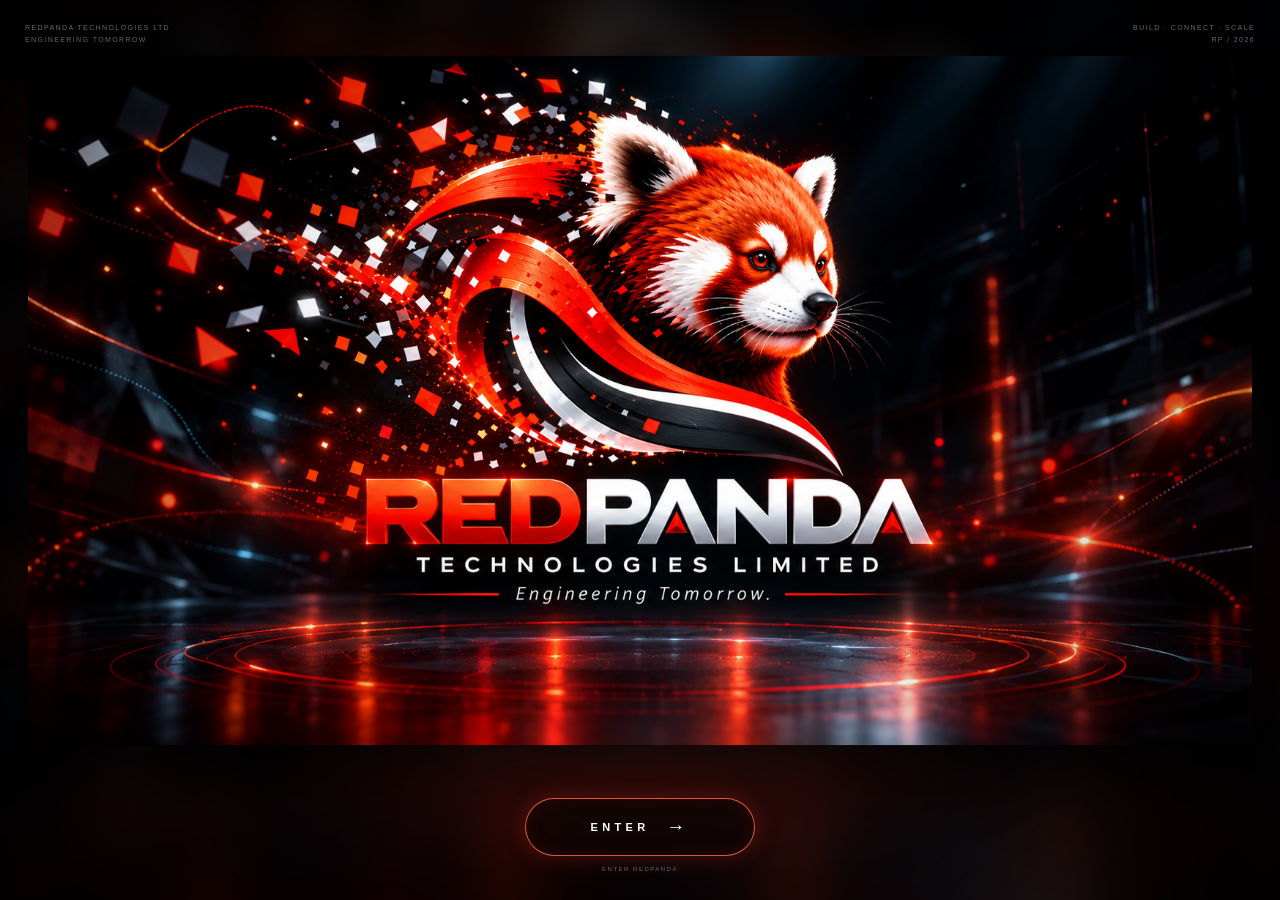
<file: index.html>
<!doctype html>
<html lang="en">
<head>
<meta charset="utf-8">
<meta name="viewport" content="width=device-width,initial-scale=1,viewport-fit=cover">
<meta name="theme-color" content="#020305">
<title>Redpanda Technologies Ltd | Engineering Tomorrow</title>
<link rel="icon" href="assets/favicon.ico">
<link rel="apple-touch-icon" href="assets/apple-touch-icon.png">
<style>
*{box-sizing:border-box}
html,body{margin:0;width:100%;height:100%;background:#020305;overflow:hidden;font-family:Arial,sans-serif}
:root{--red:#f33a26}
.splash{position:fixed;inset:0;display:grid;place-items:center;background:#020305;isolation:isolate}
.ambient{position:absolute;inset:-6%;background:url("assets/redpanda-landing-clean.png") center/cover no-repeat;filter:blur(24px) brightness(.24) saturate(1.15);opacity:.72;transform:scale(1.08);animation:ambient 8s ease-in-out infinite alternate}
.art-shell{position:absolute;inset:0;display:flex;align-items:center;justify-content:center;padding:18px 28px 118px}
.art{width:100%;height:100%;background:url("assets/redpanda-landing-clean.png") center/contain no-repeat;opacity:0;transform:scale(1.08);filter:blur(10px) brightness(.65);animation:reveal 1.8s .12s cubic-bezier(.16,1,.3,1) forwards;will-change:transform}
.vignette{position:absolute;inset:0;background:radial-gradient(circle at 50% 45%,transparent 36%,rgba(0,0,0,.18) 67%,rgba(0,0,0,.72) 100%);pointer-events:none}
.floor-glow{position:absolute;left:18%;right:18%;bottom:5%;height:15%;background:radial-gradient(ellipse,rgba(255,42,20,.2),transparent 70%);filter:blur(30px);animation:pulse 3.5s ease-in-out infinite}
.sweep{position:absolute;top:-30%;left:-45%;width:32%;height:170%;background:linear-gradient(90deg,transparent,rgba(255,75,45,.05),rgba(255,255,255,.18),rgba(255,50,25,.08),transparent);transform:rotate(17deg);filter:blur(16px);animation:sweep 6s 1.4s ease-in-out infinite}
.scan{position:absolute;left:10%;right:10%;height:1px;top:10%;background:linear-gradient(90deg,transparent,rgba(255,55,30,.9),rgba(255,255,255,.7),transparent);opacity:0;animation:scan 5.5s 1.7s ease-in-out infinite}
.particles{position:absolute;inset:0;overflow:hidden;pointer-events:none}
.particles i{position:absolute;width:5px;height:5px;background:var(--red);box-shadow:0 0 14px var(--red);opacity:0;animation:float var(--d) var(--delay) ease-in-out infinite}
.particles i:nth-child(1){left:16%;top:31%;--d:5.4s;--delay:.2s}.particles i:nth-child(2){left:25%;top:57%;--d:6.1s;--delay:1.2s}.particles i:nth-child(3){left:73%;top:29%;--d:4.8s;--delay:.8s}.particles i:nth-child(4){left:81%;top:61%;--d:5.8s;--delay:1.7s}.particles i:nth-child(5){left:38%;top:17%;--d:6.3s;--delay:2s}.particles i:nth-child(6){left:66%;top:72%;--d:5.1s;--delay:.4s}
.enter-wrap{position:absolute;z-index:5;left:50%;bottom:max(28px,env(safe-area-inset-bottom));transform:translateX(-50%);display:flex;flex-direction:column;align-items:center;gap:10px}
.enter{width:230px;height:58px;border:1px solid rgba(255,99,73,.85);border-radius:34px;background:rgba(13,5,5,.68);backdrop-filter:blur(12px);color:#fff;font-weight:700;font-size:11px;letter-spacing:.4em;cursor:pointer;box-shadow:0 0 22px rgba(243,58,38,.26),inset 0 0 20px rgba(243,58,38,.08);opacity:0;transform:translateY(12px);animation:buttonIn .75s 1.8s forwards;transition:.3s}
.enter:hover{background:var(--red);border-color:#ffc0b7;box-shadow:0 0 38px rgba(243,58,38,.72);letter-spacing:.48em;transform:scale(1.035)}
.enter span{font-size:19px;margin-left:9px;vertical-align:-2px}
.hint{font-size:6px;letter-spacing:.25em;color:#626770;opacity:0;animation:buttonIn .7s 2.1s forwards}
.meta{position:absolute;z-index:5;color:#626770;font-size:7px;letter-spacing:.2em;line-height:1.7;opacity:0;animation:buttonIn .7s 2s forwards}.tl{top:22px;left:25px}.tr{top:22px;right:25px;text-align:right}
.flash{position:absolute;inset:0;background:#f43b27;opacity:0;pointer-events:none}
.splash.exit .art{animation:artOut .68s cubic-bezier(.7,0,.84,0) forwards}
.splash.exit .ambient{animation:bgOut .72s forwards}
.splash.exit .enter-wrap,.splash.exit .meta{opacity:0;transition:.2s}
.splash.exit .flash{animation:flash .7s}
@keyframes reveal{to{opacity:1;transform:scale(1);filter:blur(0) brightness(1)}}
@keyframes ambient{to{transform:scale(1.14);filter:blur(26px) brightness(.3) saturate(1.25)}}
@keyframes pulse{50%{opacity:.5;transform:scale(1.12)}}
@keyframes sweep{0%{left:-45%;opacity:0}18%{opacity:.75}62%{opacity:.2}100%{left:120%;opacity:0}}
@keyframes scan{0%{top:10%;opacity:0}18%{opacity:.5}68%{opacity:.12}82%,100%{top:86%;opacity:0}}
@keyframes float{0%,100%{opacity:0;transform:translate(0,26px) rotate(0)}35%{opacity:.8}75%{opacity:.3}100%{transform:translate(34px,-45px) rotate(180deg)}}
@keyframes buttonIn{to{opacity:1;transform:translateY(0)}}
@keyframes artOut{to{opacity:0;transform:scale(1.12);filter:blur(13px) brightness(1.45)}}
@keyframes bgOut{to{opacity:0;transform:scale(1.18)}}
@keyframes flash{30%{opacity:.16}100%{opacity:0}}
@media(max-width:700px){
  .ambient{background-size:cover;opacity:.5}
  .art-shell{padding:12px 8px 104px}
  .art{background-size:contain;background-position:center center}
  .enter-wrap{bottom:max(18px,env(safe-area-inset-bottom))}
  .enter{width:205px;height:52px;font-size:10px}
  .meta{font-size:5px}.tl{top:12px;left:12px}.tr{top:12px;right:12px}
}
@media(max-width:480px) and (orientation:portrait){
  .art-shell{padding:36px 4px 116px}
  .art{background-size:contain;background-position:center 44%}
  .vignette{background:radial-gradient(circle at 50% 42%,transparent 28%,rgba(0,0,0,.2) 70%,rgba(0,0,0,.78) 100%)}
  .enter-wrap{bottom:16px}
}
@media(prefers-reduced-motion:reduce){*{animation-duration:.01ms!important;animation-delay:0ms!important}.art,.enter,.hint,.meta{opacity:1;filter:none;transform:none}}
</style>
</head>
<body>
<main class="splash" id="splash">
  <div class="ambient"></div>
  <div class="art-shell"><div class="art" id="art"></div></div>
  <div class="vignette"></div><div class="floor-glow"></div><div class="sweep"></div><div class="scan"></div>
  <div class="particles"><i></i><i></i><i></i><i></i><i></i><i></i></div>
  <div class="flash"></div>
  <div class="meta tl">REDPANDA TECHNOLOGIES LTD<br>ENGINEERING TOMORROW</div>
  <div class="meta tr">BUILD · CONNECT · SCALE<br>RP / 2026</div>
  <div class="enter-wrap">
    <button class="enter" id="enter" aria-label="Enter Redpanda Technologies website">ENTER <span>→</span></button>
    <div class="hint">ENTER REDPANDA</div>
  </div>
</main>
<script>
let busy=false;
const splash=document.getElementById("splash"), art=document.getElementById("art");
function enterSite(){
  if(busy)return;
  busy=true;
  splash.classList.add("exit");
  setTimeout(()=>location.href="home.html",690);
}
document.getElementById("enter").addEventListener("click",enterSite);
document.addEventListener("keydown",e=>{if(e.key==="Enter")enterSite()});
if(matchMedia("(pointer:fine)").matches){
  document.addEventListener("mousemove",e=>{
    const x=(e.clientX/innerWidth-.5)*7, y=(e.clientY/innerHeight-.5)*5;
    art.style.translate=`${x}px ${y}px`;
  });
}
</script>
</body></html>
</file>
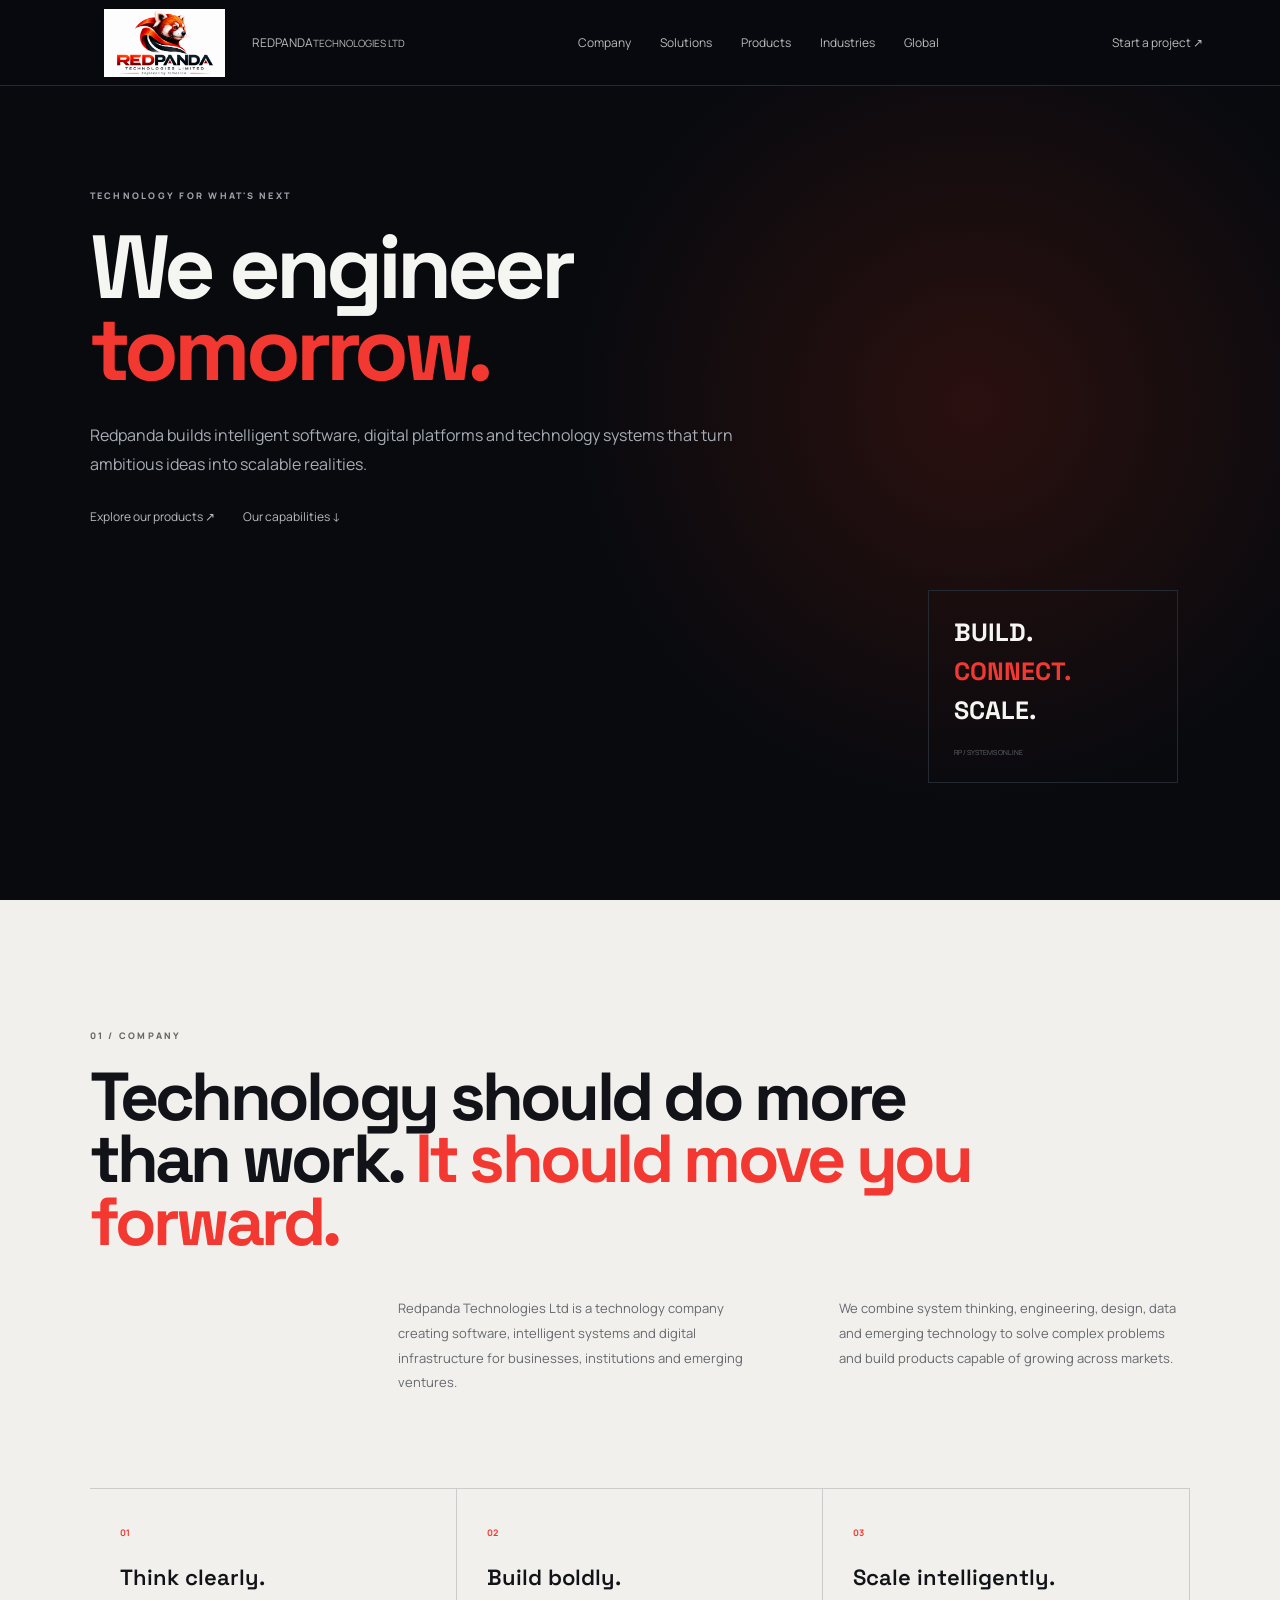
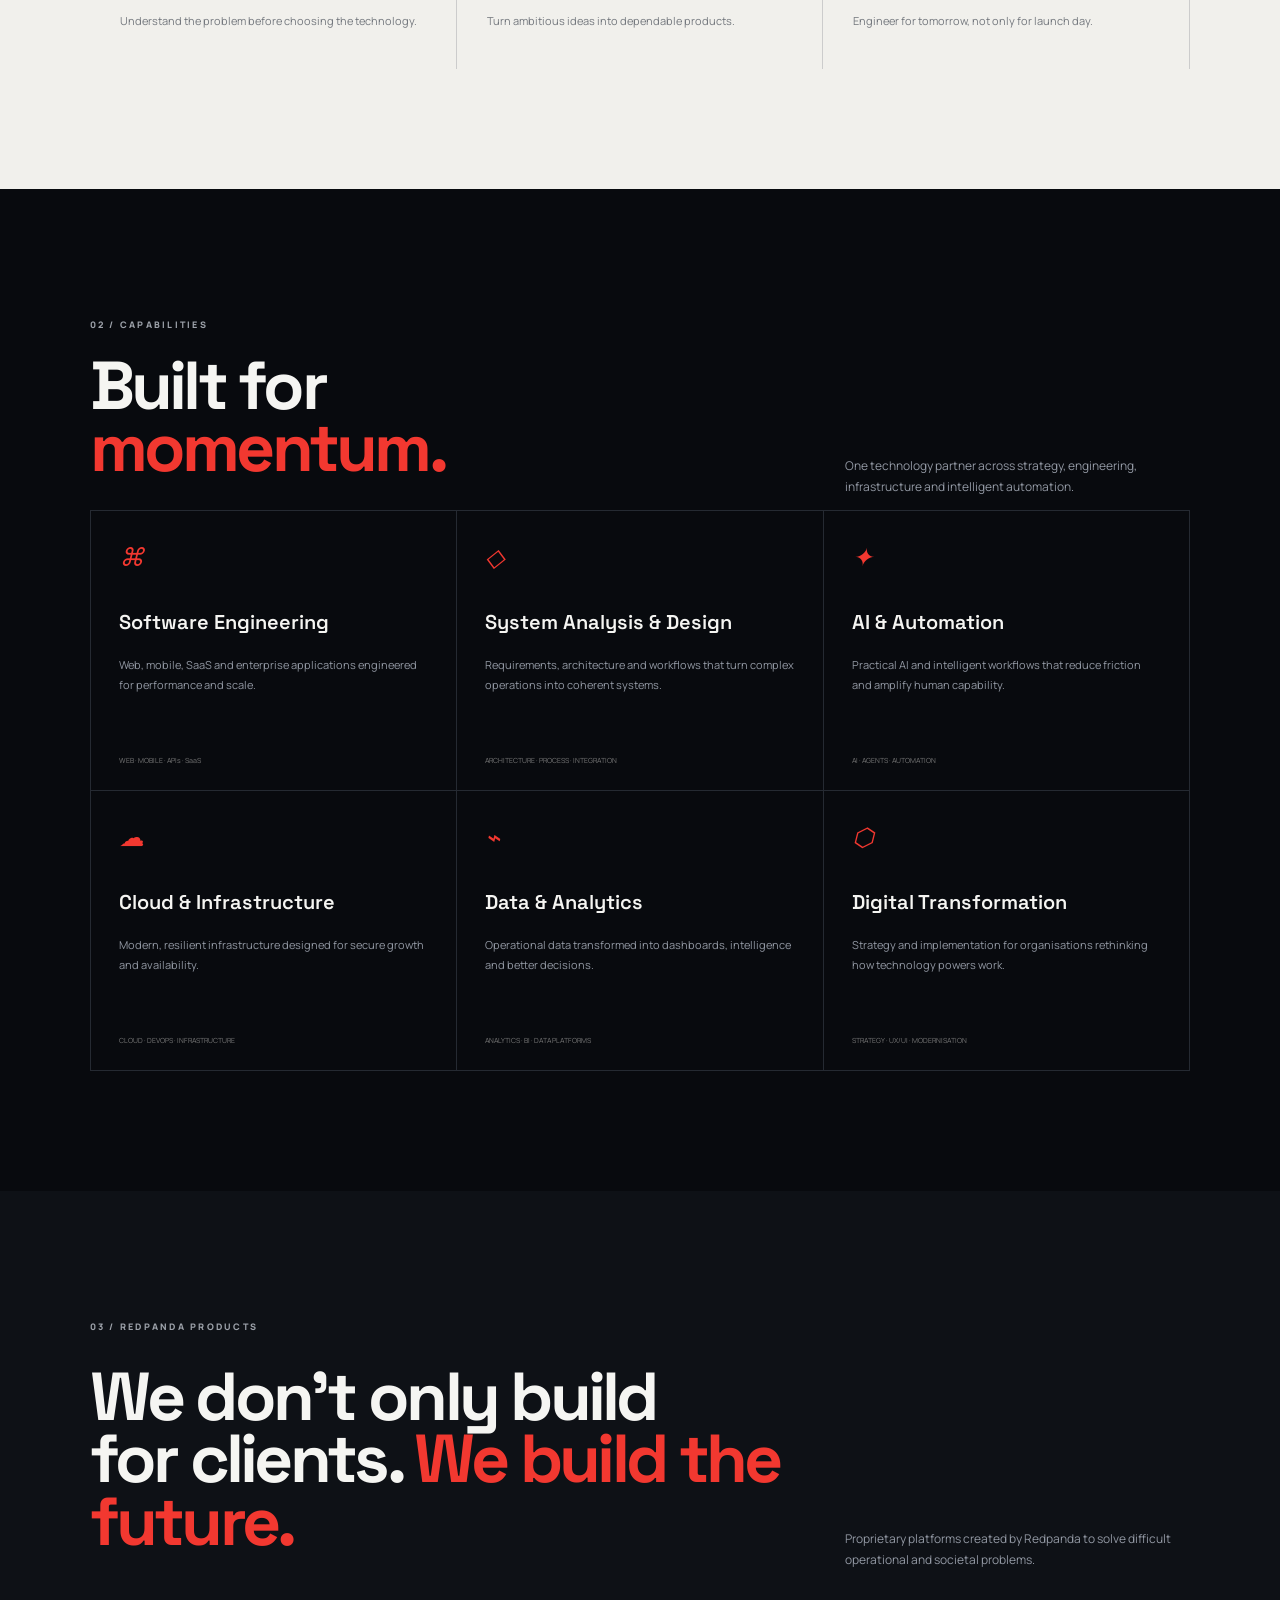
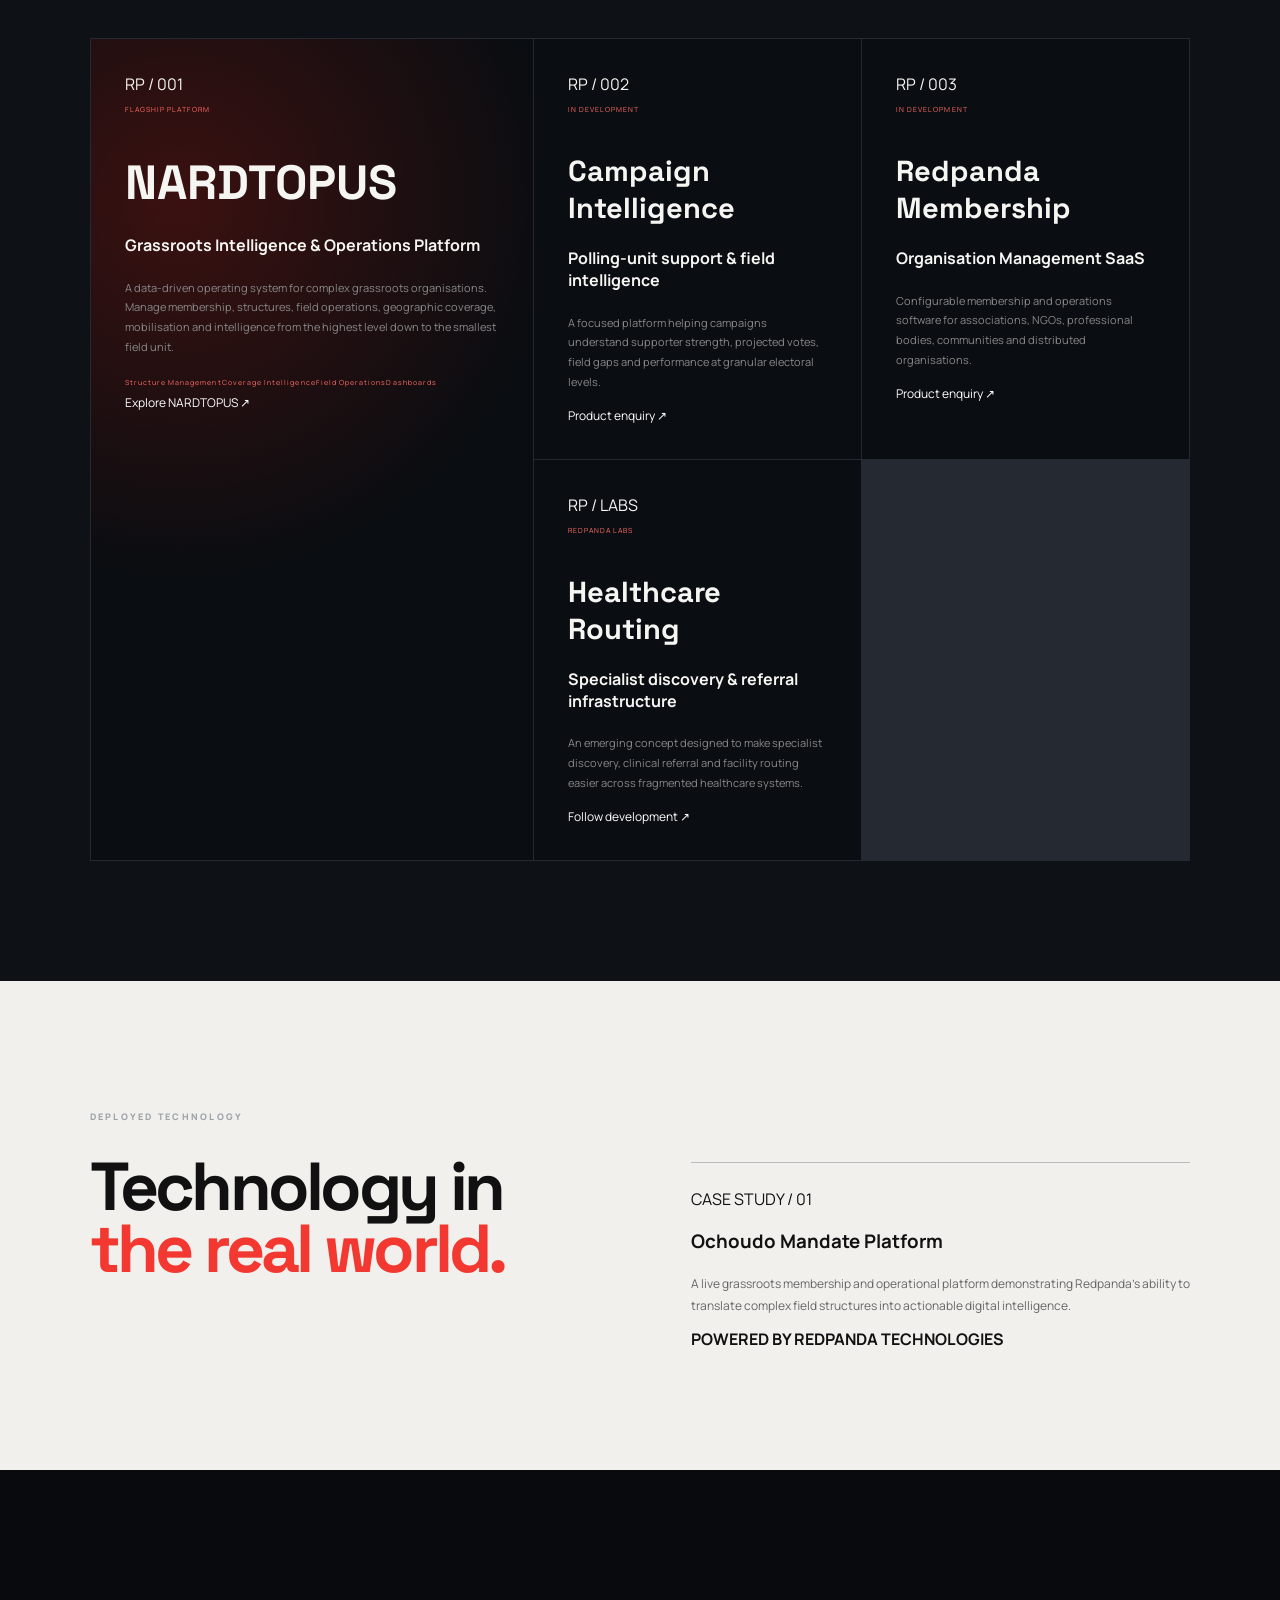
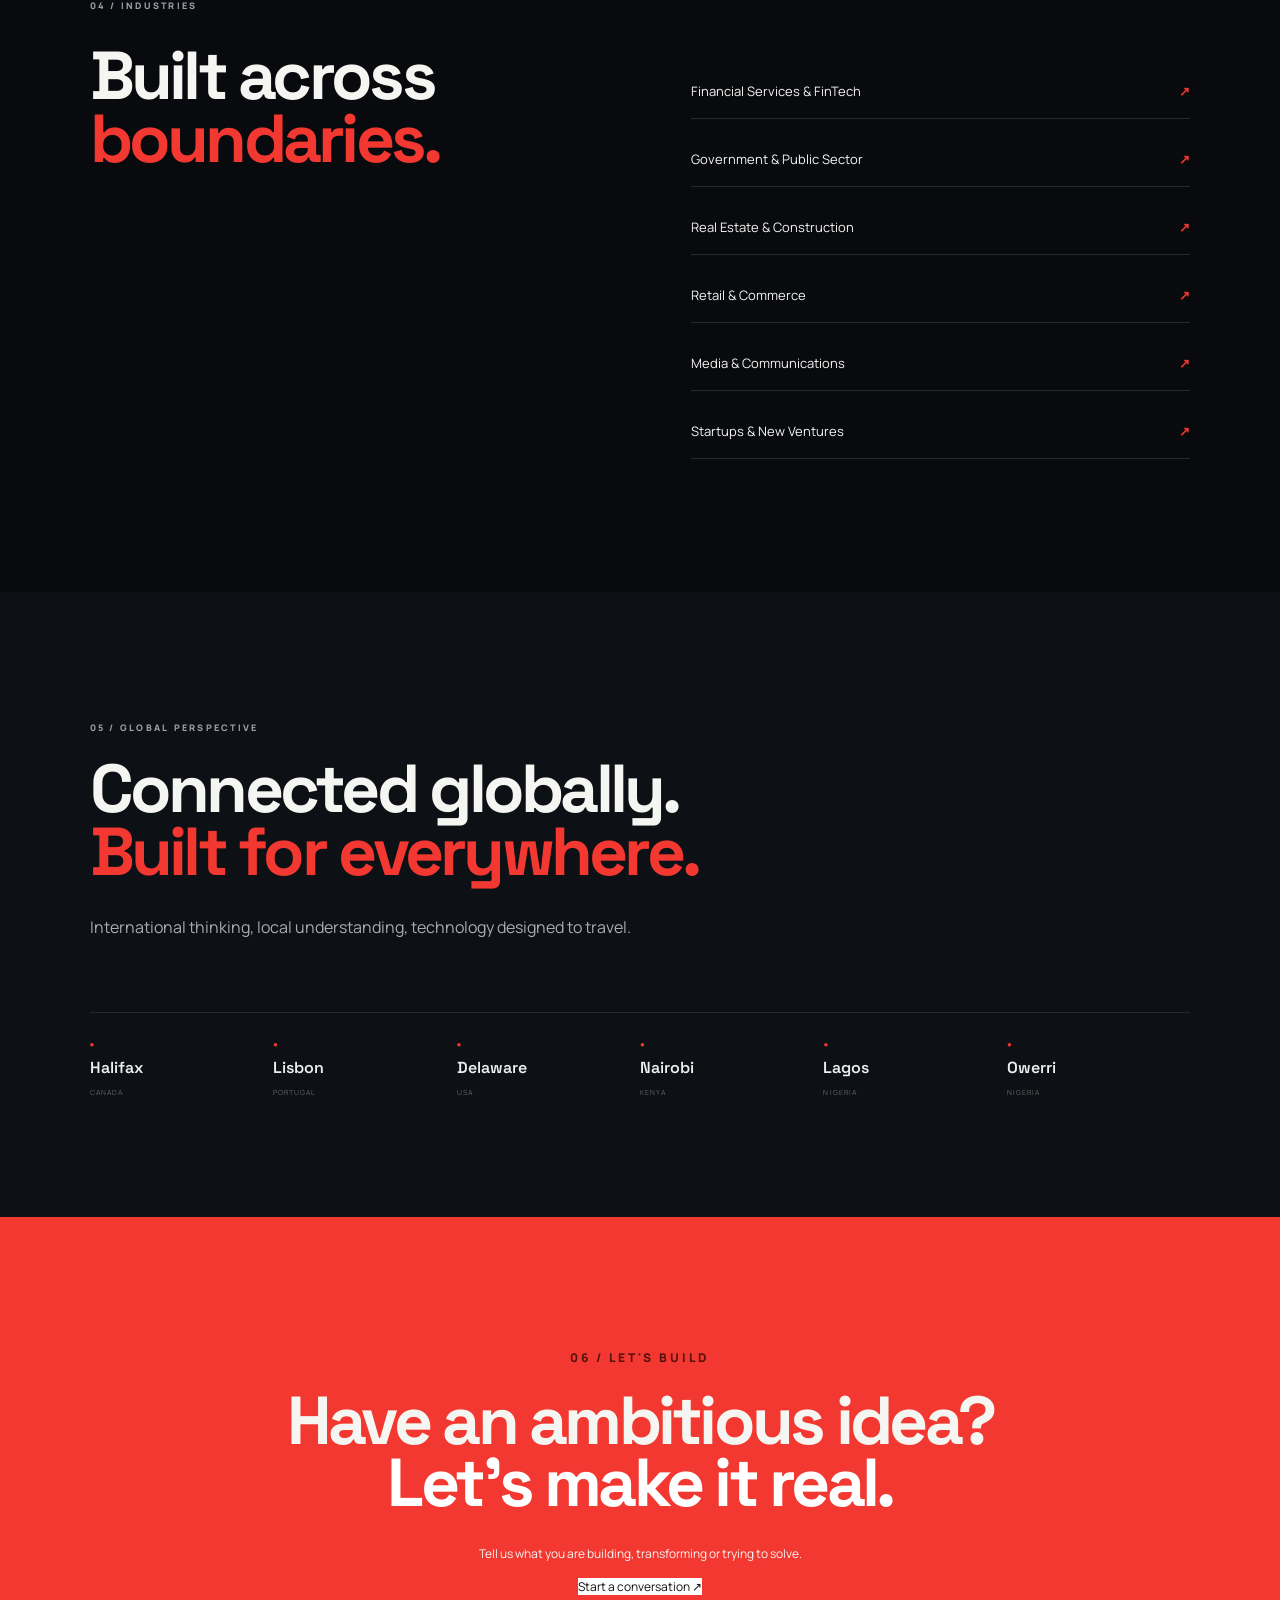
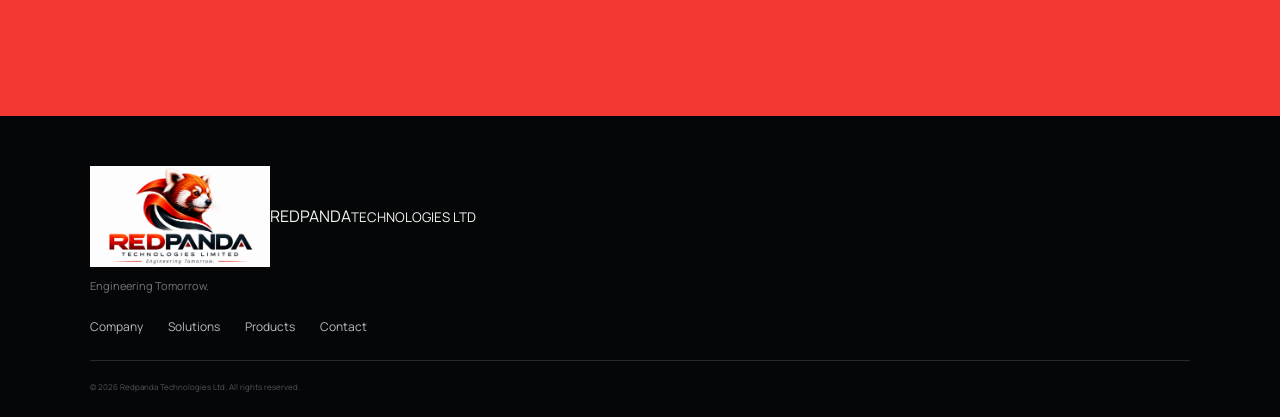
<file: home.html>
<!doctype html><html lang="en"><head><meta charset="utf-8"><meta name="viewport" content="width=device-width,initial-scale=1"><meta name="description" content="Redpanda Technologies Ltd builds intelligent software, digital platforms and technology systems."><title>Redpanda Technologies Ltd | Engineering Tomorrow</title><link rel="stylesheet" href="styles.css"><link rel="icon" href="assets/favicon.ico"><link rel="apple-touch-icon" href="assets/apple-touch-icon.png"></head><body>
<header><a class="brand" href="home.html"><img src="assets/redpanda-logo.png" alt="Redpanda"><span>REDPANDA<small>TECHNOLOGIES LTD</small></span></a><nav><a href="#company">Company</a><a href="#solutions">Solutions</a><a href="#products">Products</a><a href="#industries">Industries</a><a href="#global">Global</a></nav><a class="button small" href="#contact">Start a project ↗</a><button class="menu">☰</button></header>
<main>
<section class="hero"><div class="glow"></div><p class="tag">TECHNOLOGY FOR WHAT'S NEXT</p><h1>We engineer<br><em>tomorrow.</em></h1><p class="lead">Redpanda builds intelligent software, digital platforms and technology systems that turn ambitious ideas into scalable realities.</p><div class="actions"><a class="button" href="#products">Explore our products ↗</a><a href="#solutions">Our capabilities ↓</a></div><div class="hero-code"><b>BUILD.</b><b>CONNECT.</b><b>SCALE.</b><span>RP / SYSTEMS ONLINE</span></div></section>
<section class="light" id="company"><p class="tag">01 / COMPANY</p><h2>Technology should do more<br>than work. <em>It should move you forward.</em></h2><div class="twocol"><p>Redpanda Technologies Ltd is a technology company creating software, intelligent systems and digital infrastructure for businesses, institutions and emerging ventures.</p><p>We combine system thinking, engineering, design, data and emerging technology to solve complex problems and build products capable of growing across markets.</p></div><div class="values"><article><b>01</b><h3>Think clearly.</h3><p>Understand the problem before choosing the technology.</p></article><article><b>02</b><h3>Build boldly.</h3><p>Turn ambitious ideas into dependable products.</p></article><article><b>03</b><h3>Scale intelligently.</h3><p>Engineer for tomorrow, not only for launch day.</p></article></div></section>
<section id="solutions"><div class="heading"><div><p class="tag">02 / CAPABILITIES</p><h2>Built for<br><em>momentum.</em></h2></div><p>One technology partner across strategy, engineering, infrastructure and intelligent automation.</p></div><div class="cards"><article><i>⌘</i><h3>Software Engineering</h3><p>Web, mobile, SaaS and enterprise applications engineered for performance and scale.</p><small>WEB · MOBILE · APIs · SaaS</small></article><article><i>◇</i><h3>System Analysis & Design</h3><p>Requirements, architecture and workflows that turn complex operations into coherent systems.</p><small>ARCHITECTURE · PROCESS · INTEGRATION</small></article><article><i>✦</i><h3>AI & Automation</h3><p>Practical AI and intelligent workflows that reduce friction and amplify human capability.</p><small>AI · AGENTS · AUTOMATION</small></article><article><i>☁</i><h3>Cloud & Infrastructure</h3><p>Modern, resilient infrastructure designed for secure growth and availability.</p><small>CLOUD · DEVOPS · INFRASTRUCTURE</small></article><article><i>⌁</i><h3>Data & Analytics</h3><p>Operational data transformed into dashboards, intelligence and better decisions.</p><small>ANALYTICS · BI · DATA PLATFORMS</small></article><article><i>⬡</i><h3>Digital Transformation</h3><p>Strategy and implementation for organisations rethinking how technology powers work.</p><small>STRATEGY · UX/UI · MODERNISATION</small></article></div></section>
<section class="products" id="products"><p class="tag">03 / REDPANDA PRODUCTS</p><div class="heading"><h2>We don't only build<br>for clients. <em>We build the future.</em></h2><p>Proprietary platforms created by Redpanda to solve difficult operational and societal problems.</p></div><div class="product-grid">
<article class="featured"><div class="product-no">RP / 001</div><span class="badge">FLAGSHIP PLATFORM</span><h3>NARDTOPUS</h3><h4>Grassroots Intelligence & Operations Platform</h4><p>A data-driven operating system for complex grassroots organisations. Manage membership, structures, field operations, geographic coverage, mobilisation and intelligence from the highest level down to the smallest field unit.</p><div class="chips"><span>Structure Management</span><span>Coverage Intelligence</span><span>Field Operations</span><span>Dashboards</span></div><a href="#contact">Explore NARDTOPUS ↗</a></article>
<article><div class="product-no">RP / 002</div><span class="badge dev">IN DEVELOPMENT</span><h3>Campaign Intelligence</h3><h4>Polling-unit support & field intelligence</h4><p>A focused platform helping campaigns understand supporter strength, projected votes, field gaps and performance at granular electoral levels.</p><a href="#contact">Product enquiry ↗</a></article>
<article><div class="product-no">RP / 003</div><span class="badge dev">IN DEVELOPMENT</span><h3>Redpanda Membership</h3><h4>Organisation Management SaaS</h4><p>Configurable membership and operations software for associations, NGOs, professional bodies, communities and distributed organisations.</p><a href="#contact">Product enquiry ↗</a></article>
<article><div class="product-no">RP / LABS</div><span class="badge labs">REDPANDA LABS</span><h3>Healthcare Routing</h3><h4>Specialist discovery & referral infrastructure</h4><p>An emerging concept designed to make specialist discovery, clinical referral and facility routing easier across fragmented healthcare systems.</p><a href="#contact">Follow development ↗</a></article></div></section>
<section class="case"><p class="tag">DEPLOYED TECHNOLOGY</p><div><h2>Technology in<br><em>the real world.</em></h2><article><span>CASE STUDY / 01</span><h3>Ochoudo Mandate Platform</h3><p>A live grassroots membership and operational platform demonstrating Redpanda's ability to translate complex field structures into actionable digital intelligence.</p><b>POWERED BY REDPANDA TECHNOLOGIES</b></article></div></section>
<section id="industries"><p class="tag">04 / INDUSTRIES</p><div class="industry"><h2>Built across<br><em>boundaries.</em></h2><div><p>Financial Services & FinTech <b>↗</b></p><p>Government & Public Sector <b>↗</b></p><p>Real Estate & Construction <b>↗</b></p><p>Retail & Commerce <b>↗</b></p><p>Media & Communications <b>↗</b></p><p>Startups & New Ventures <b>↗</b></p></div></div></section>
<section class="global" id="global"><p class="tag">05 / GLOBAL PERSPECTIVE</p><h2>Connected globally.<br><em>Built for everywhere.</em></h2><p class="lead">International thinking, local understanding, technology designed to travel.</p><div class="locations"><span>● <b>Halifax</b><small>CANADA</small></span><span>● <b>Lisbon</b><small>PORTUGAL</small></span><span>● <b>Delaware</b><small>USA</small></span><span>● <b>Nairobi</b><small>KENYA</small></span><span>● <b>Lagos</b><small>NIGERIA</small></span><span>● <b>Owerri</b><small>NIGERIA</small></span></div></section>
<section class="contact" id="contact"><p class="tag">06 / LET'S BUILD</p><h2>Have an ambitious idea?<br><em>Let's make it real.</em></h2><p>Tell us what you are building, transforming or trying to solve.</p><a class="button white" href="mailto:hello@redpandatechnologies.com">Start a conversation ↗</a></section></main>
<footer><div class="brand"><img src="assets/redpanda-logo.png"><span>REDPANDA<small>TECHNOLOGIES LTD</small></span></div><p>Engineering Tomorrow.</p><div><a href="#company">Company</a><a href="#solutions">Solutions</a><a href="#products">Products</a><a href="#contact">Contact</a></div><small>© <span id="year"></span> Redpanda Technologies Ltd. All rights reserved.</small></footer><script src="script.js"></script></body></html>
</file>
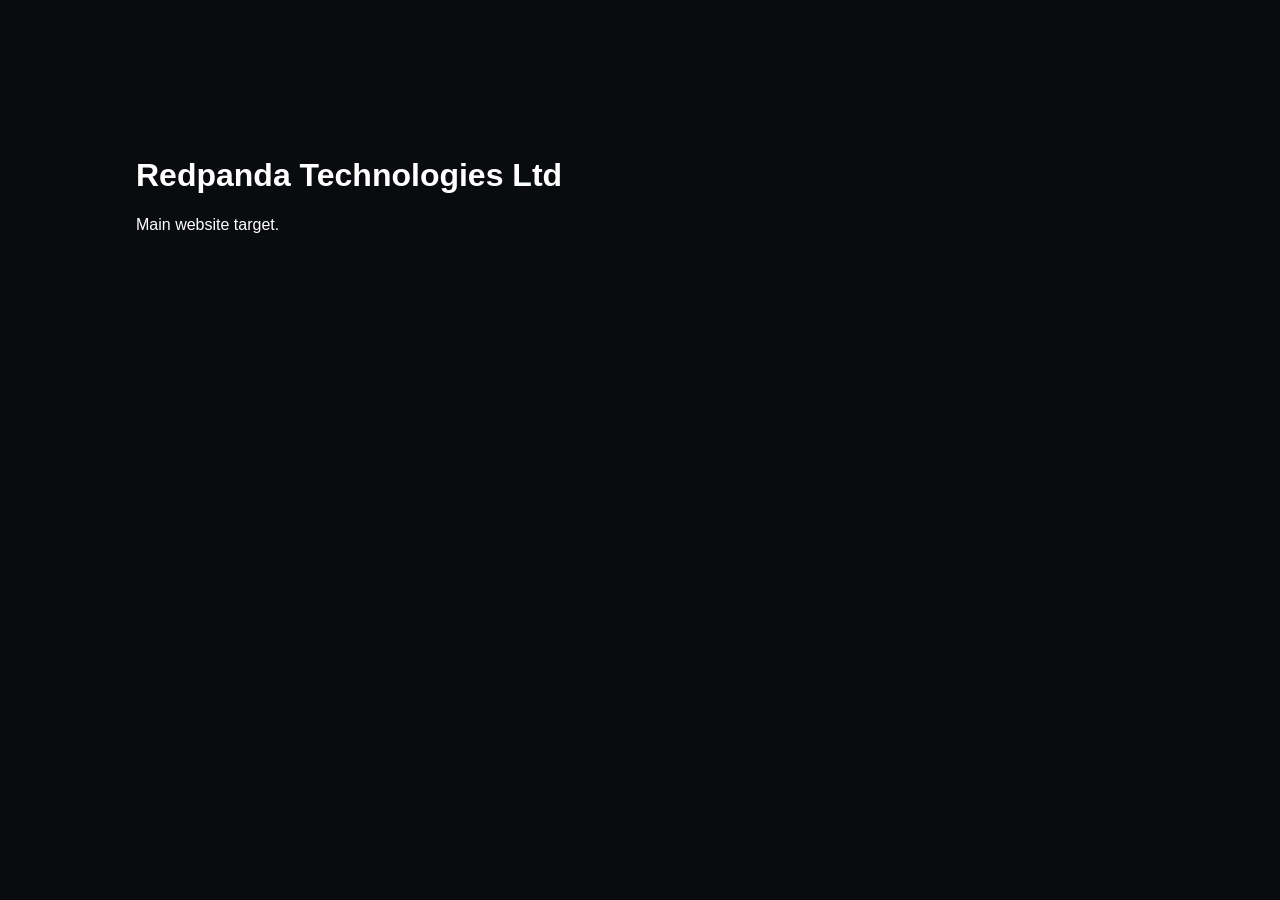
<file: main.html>
<!doctype html><html><head><meta charset="utf-8"><title>Redpanda Technologies</title><style>body{background:#090b0f;color:white;font-family:Arial;padding:10vw}</style></head><body><h1>Redpanda Technologies Ltd</h1><p>Main website target.</p></body></html>
</file>
<file: styles.css>
@import url("https://fonts.googleapis.com/css2?family=Manrope:wght@400;500;600;700;800&family=Space+Grotesk:wght@500;600;700&display=swap");
*{box-sizing:border-box}html{scroll-behavior:smooth}body{margin:0;background:#080a0e;color:#f5f5f2;font-family:Manrope,Arial,sans-serif;overflow-x:hidden}:root{--red:#f23830;--muted:#9298a3;--line:#252a32}
header{height:86px;padding:0 6vw;display:flex;align-items:center;justify-content:space-between;position:fixed;z-index:20;width:100%;background:#080a0eed;backdrop-filter:blur(15px);border-bottom:1px solid var(--line)}
.brand{display:flex;align-items:center}.brand img{width:175px;height:68px;object-fit:contain}.brand+nav{display:flex;gap:29px}a{color:#bbb;text-decoration:none;font-size:12px;transition:.25s}a:hover{color:#fff}.btn{display:inline-block;background:var(--red);color:#fff;padding:15px 20px;font-weight:700}.mini{padding:11px 15px}.menu{display:none}
.hero,section{padding:120px 7vw}.hero{min-height:100vh;padding-top:180px;position:relative;overflow:hidden;background:radial-gradient(circle at 76% 45%,#2b100f 0,#080a0e 37%)}.tag{font-size:9px;letter-spacing:.25em;color:#9da2aa;font-weight:800}.hero h1,h2{font:700 clamp(50px,7vw,105px)/.92 "Space Grotesk",sans-serif;letter-spacing:-.055em;margin:24px 0 30px}.hero h1 em,h2 em{color:var(--red);font-style:normal}.lead{max-width:650px;color:#a7acb5;line-height:1.8}.actions{display:flex;gap:28px;align-items:center;margin-top:30px}.hero-code{position:absolute;right:8vw;bottom:13%;border:1px solid var(--line);padding:25px;display:grid;gap:7px;min-width:250px}.hero-code b{font:700 25px "Space Grotesk"}.hero-code b:nth-child(2){color:var(--red)}.hero-code span{font-size:7px;color:#60656e;margin-top:15px}
.light{background:#f1f0ec;color:#111318}.light .tag{color:#666}.light h2,.heading h2,.head h2,.industry h2,.global h2,.contact h2,.case h2{font-size:clamp(40px,5.3vw,75px)}.twocol,.cols{display:grid;grid-template-columns:1fr 1fr;gap:7vw;margin-left:28%;color:#64686e;line-height:1.9;font-size:13px}.values{display:grid;grid-template-columns:repeat(3,1fr);margin-top:80px;border-top:1px solid #ccc}.values article{padding:30px;border-right:1px solid #ccc}.values b{color:var(--red);font-size:9px}.values h3{font:600 22px "Space Grotesk"}.values p{font-size:11px;color:#74787e}
.heading,.head{display:grid;grid-template-columns:2fr 1fr;align-items:end;gap:5vw}.heading>p,.head>p{color:var(--muted);font-size:12px;line-height:1.8}.cards{display:grid;grid-template-columns:repeat(3,1fr);border-top:1px solid var(--line);border-left:1px solid var(--line)}.cards article{min-height:280px;padding:28px;border-right:1px solid var(--line);border-bottom:1px solid var(--line);position:relative}.cards i{color:var(--red);font-size:25px}.cards h3{font:600 20px "Space Grotesk";margin-top:35px}.cards p{font-size:11px;color:var(--muted);line-height:1.8}.cards small{position:absolute;bottom:25px;font-size:7px;color:#777}
.products{background:#0e1116}.product-grid,.products-grid{display:grid;grid-template-columns:1.35fr 1fr 1fr;gap:1px;background:var(--line);border:1px solid var(--line);margin-top:55px}.product-grid article,.products-grid article{background:#0a0d11;padding:34px;min-height:360px;position:relative}.product-grid .featured,.products-grid .flag{grid-row:span 2;min-height:721px;background:radial-gradient(circle at 20% 20%,#3b1110,#0a0d11 50%)}.product-grid h3,.products-grid h3{font:700 29px "Space Grotesk";margin:35px 0 8px}.featured h3,.flag h3{font-size:48px}.product-grid p,.products-grid p{font-size:11px;line-height:1.8;color:#888}.product-grid a,.products-grid a{color:#fff}.product-grid span,.products-grid span,.badge{font-size:7px;letter-spacing:.15em;color:#ff6c65}
.case{background:#f1f0ec;color:#111}.case>div{display:grid;grid-template-columns:1fr 1fr;gap:8vw}.case article{margin-top:30px;border-top:1px solid #bbb;padding-top:25px}.case article p{font-size:12px;line-height:1.8;color:#666}
.industry{display:grid;grid-template-columns:1fr 1fr;gap:8vw}.industry div{padding-top:30px}.industry div p{border-bottom:1px solid var(--line);padding:18px 0;font-size:13px}.industry b{float:right;color:var(--red)}
.global{background:#0d1015}.locations{display:grid;grid-template-columns:repeat(6,1fr);margin-top:70px;border-top:1px solid var(--line);padding-top:25px}.locations span{color:var(--red);font-size:8px}.locations b{display:block;color:#eee;font:600 16px "Space Grotesk";margin:8px 0}.locations small{color:#666;font-size:7px;letter-spacing:.15em}
.contact{text-align:center;background:var(--red)}.contact .tag{color:#57110e}.contact h2 em{color:#fff}.contact p{font-size:12px}.white{background:#fff;color:#111;margin-top:20px}
footer{padding:50px 7vw 25px;background:#050608}footer .brand img,footer>img{width:180px;height:auto}footer p{font-size:11px;color:#777}footer>div:not(.brand){display:flex;gap:25px;margin:25px 0}footer>small{display:block;border-top:1px solid var(--line);padding-top:20px;color:#555;font-size:8px}
@media(max-width:900px){header nav,header>.btn{display:none}.menu{display:block;background:none;border:0;color:#fff;font-size:22px}.heading,.head,.industry,.case>div{grid-template-columns:1fr}.cards{grid-template-columns:1fr 1fr}.product-grid,.products-grid{grid-template-columns:1fr 1fr}.product-grid .featured,.products-grid .flag{grid-column:span 2;grid-row:auto;min-height:520px}.locations{grid-template-columns:repeat(3,1fr)}}
@media(max-width:600px){header{height:72px;padding:0 5vw}.brand img{width:140px;height:55px}.hero,section{padding:90px 6vw}.hero{padding-top:135px}.hero-code{position:relative;right:auto;bottom:auto;margin-top:55px}.twocol,.cols{grid-template-columns:1fr;margin-left:0}.values,.cards,.product-grid,.products-grid{grid-template-columns:1fr}.product-grid .featured,.products-grid .flag{grid-column:auto;min-height:430px}.product-grid article,.products-grid article{min-height:360px}.locations{grid-template-columns:repeat(2,1fr);gap:25px}.actions{flex-direction:column;align-items:flex-start}}
</file>
